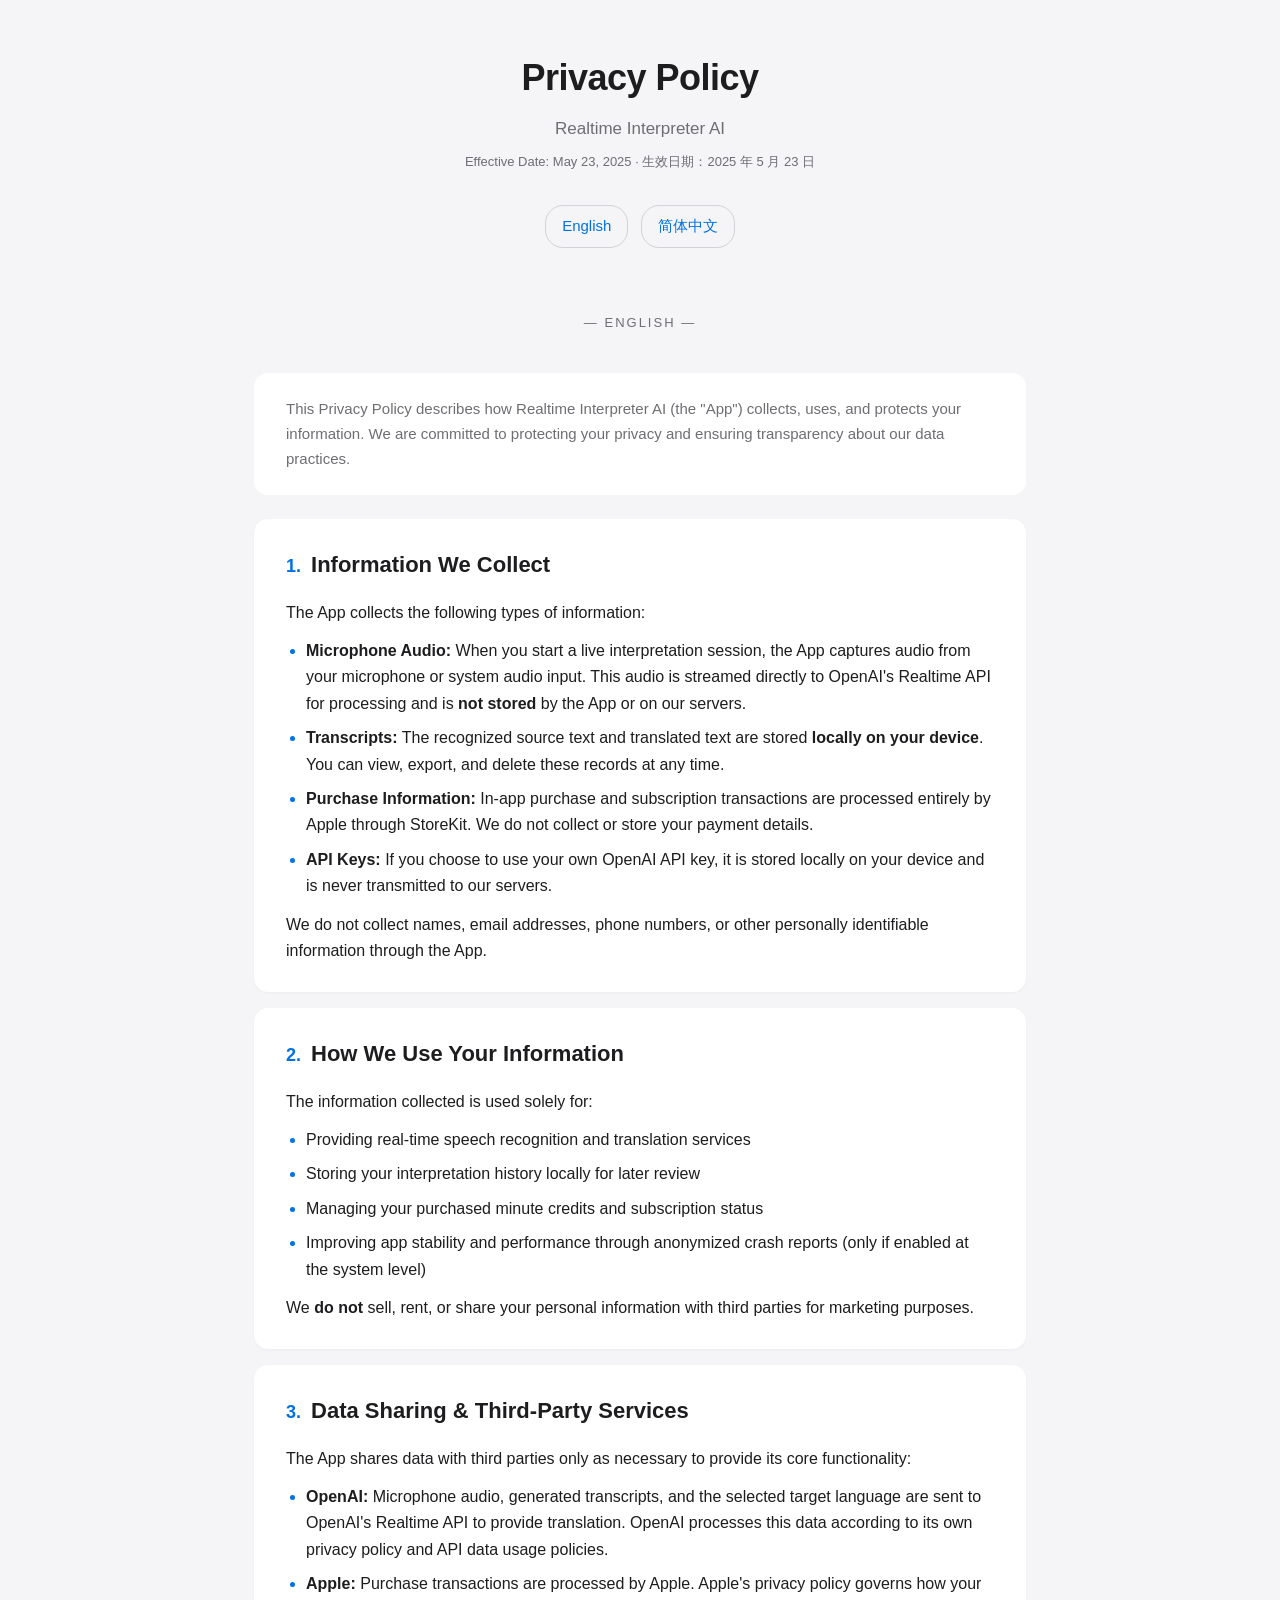
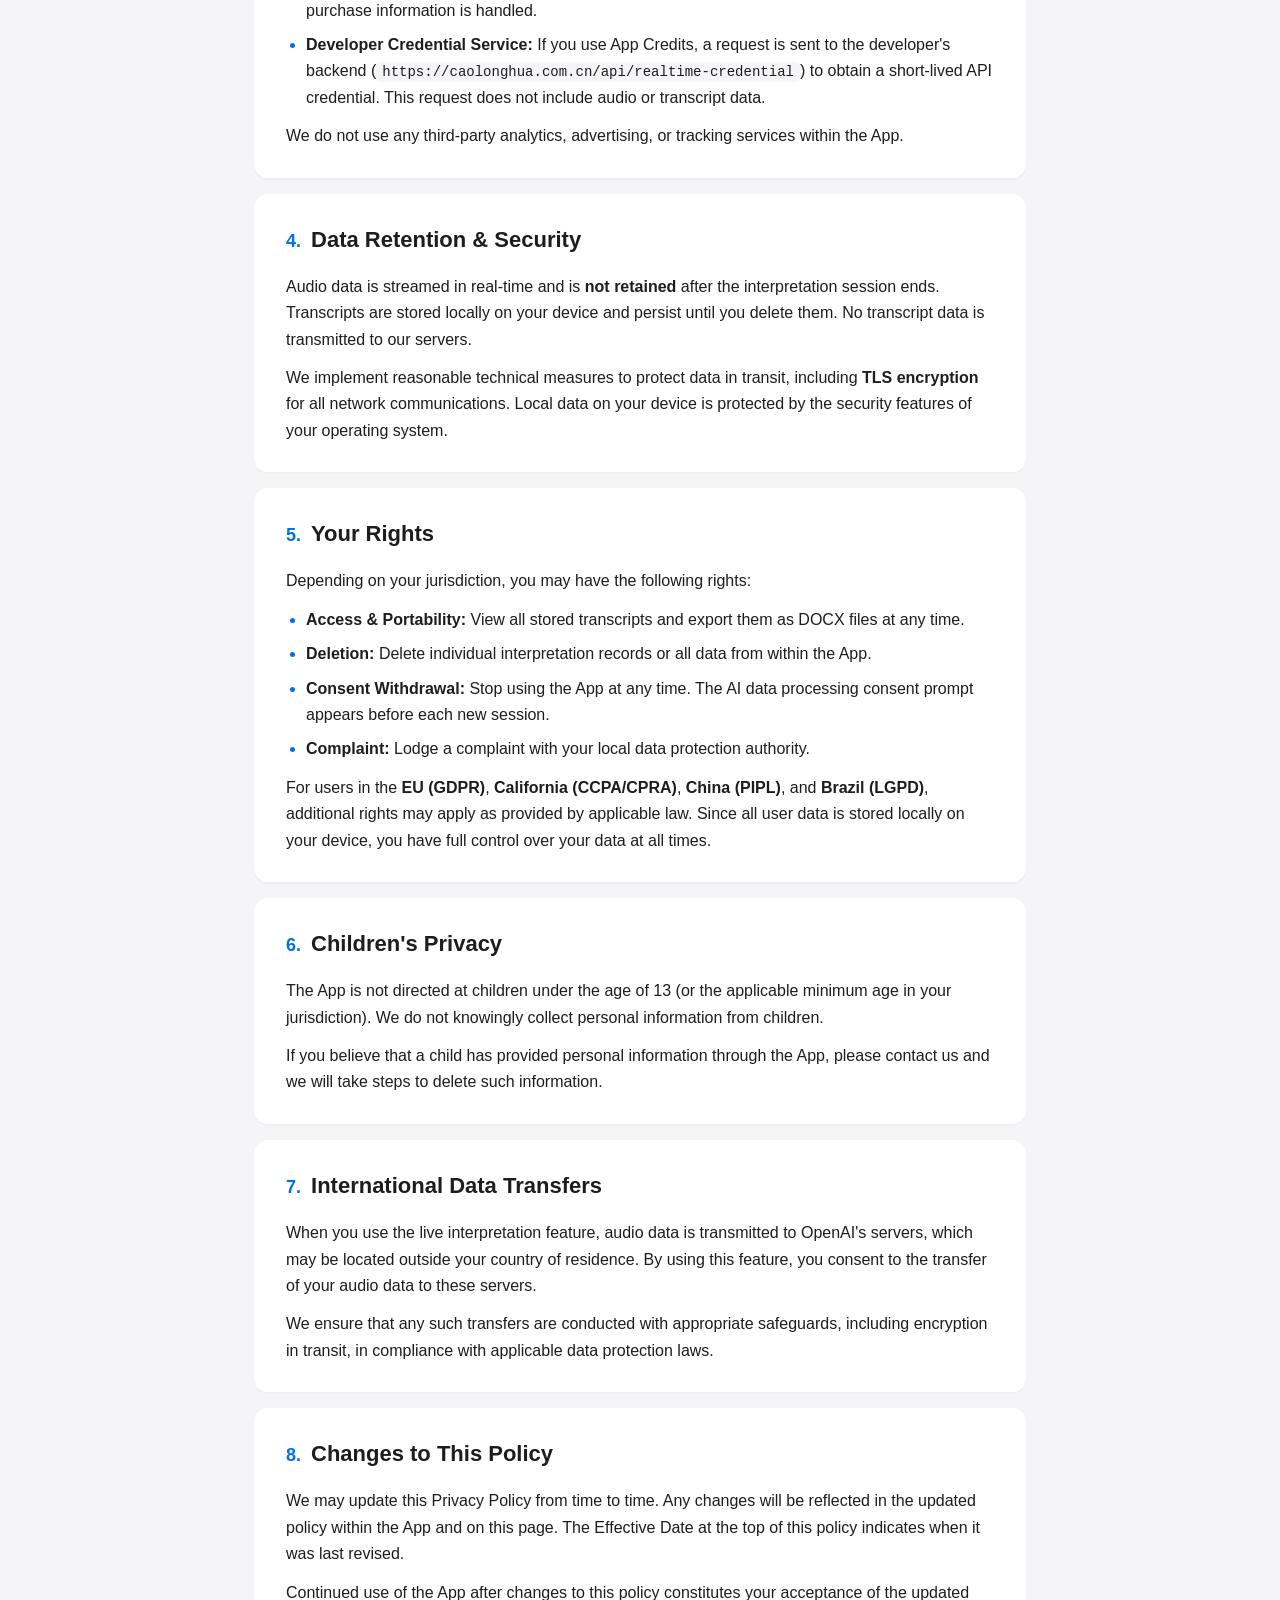
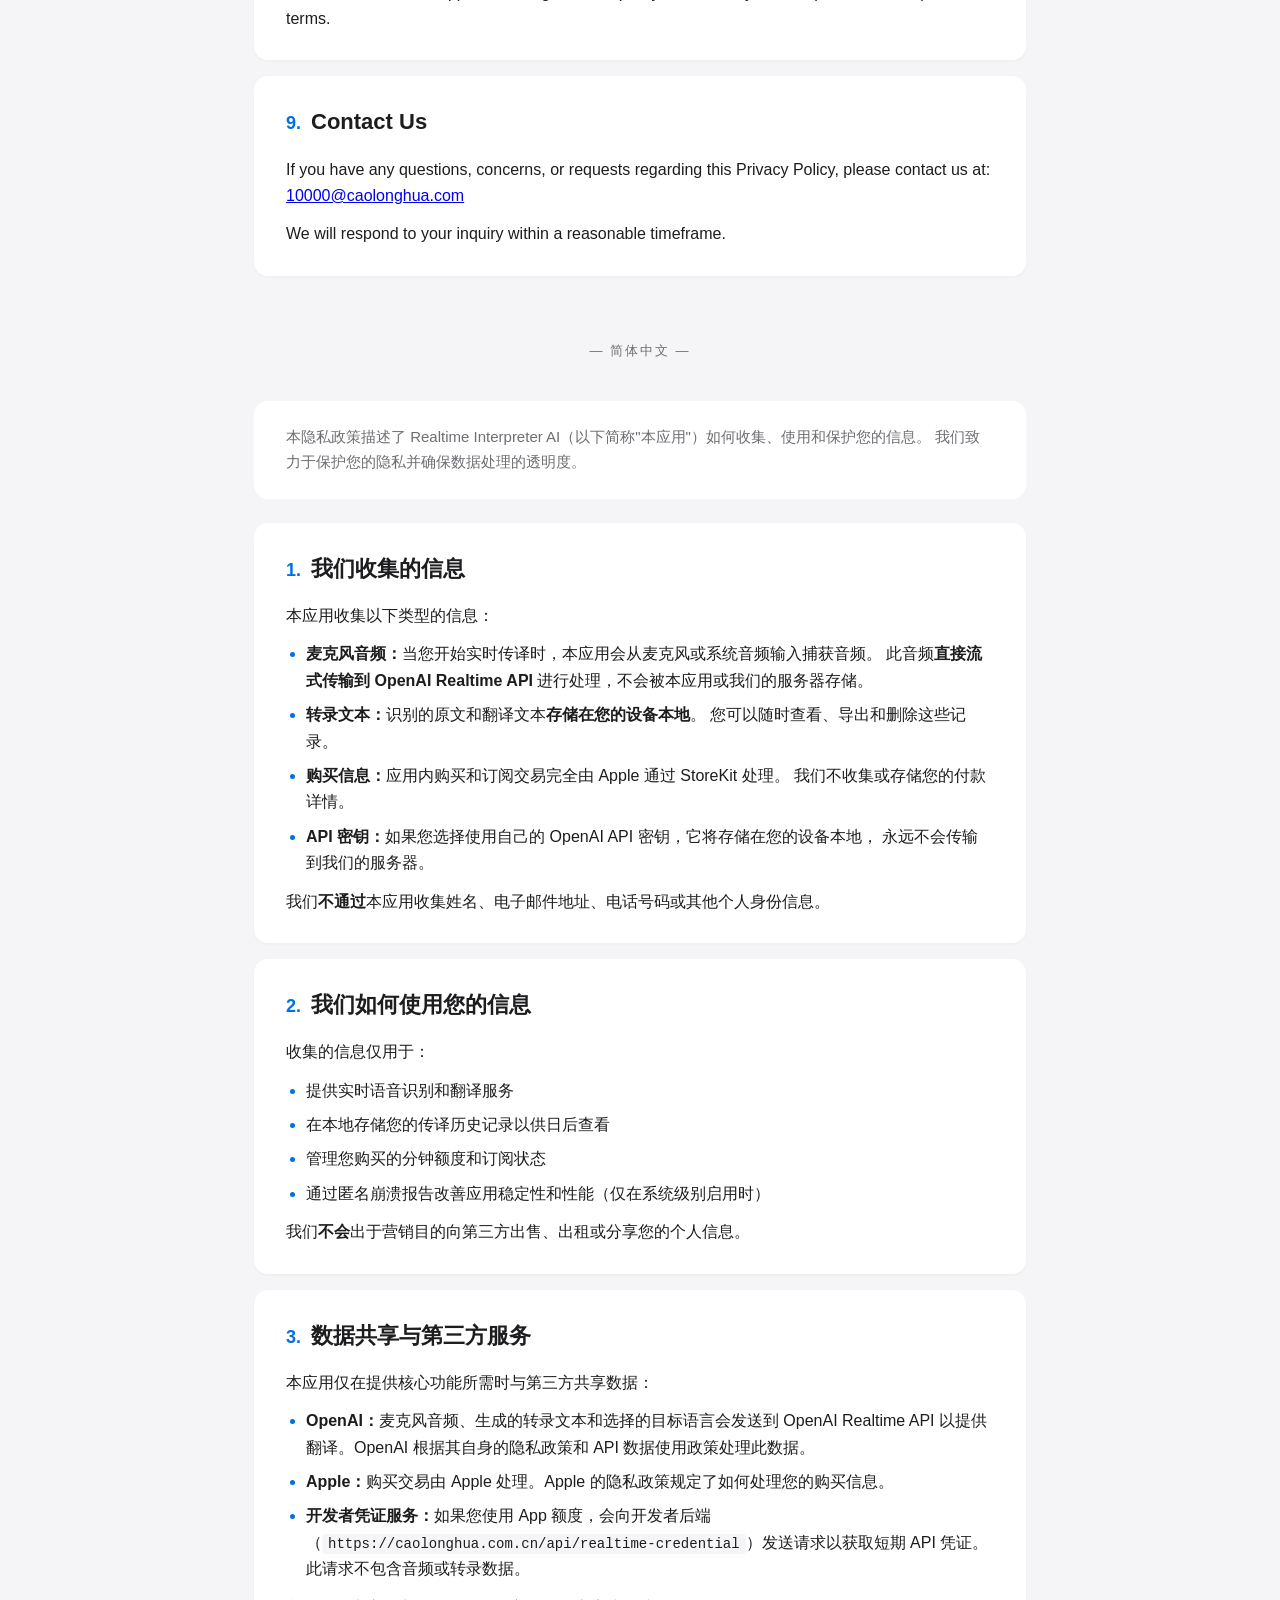
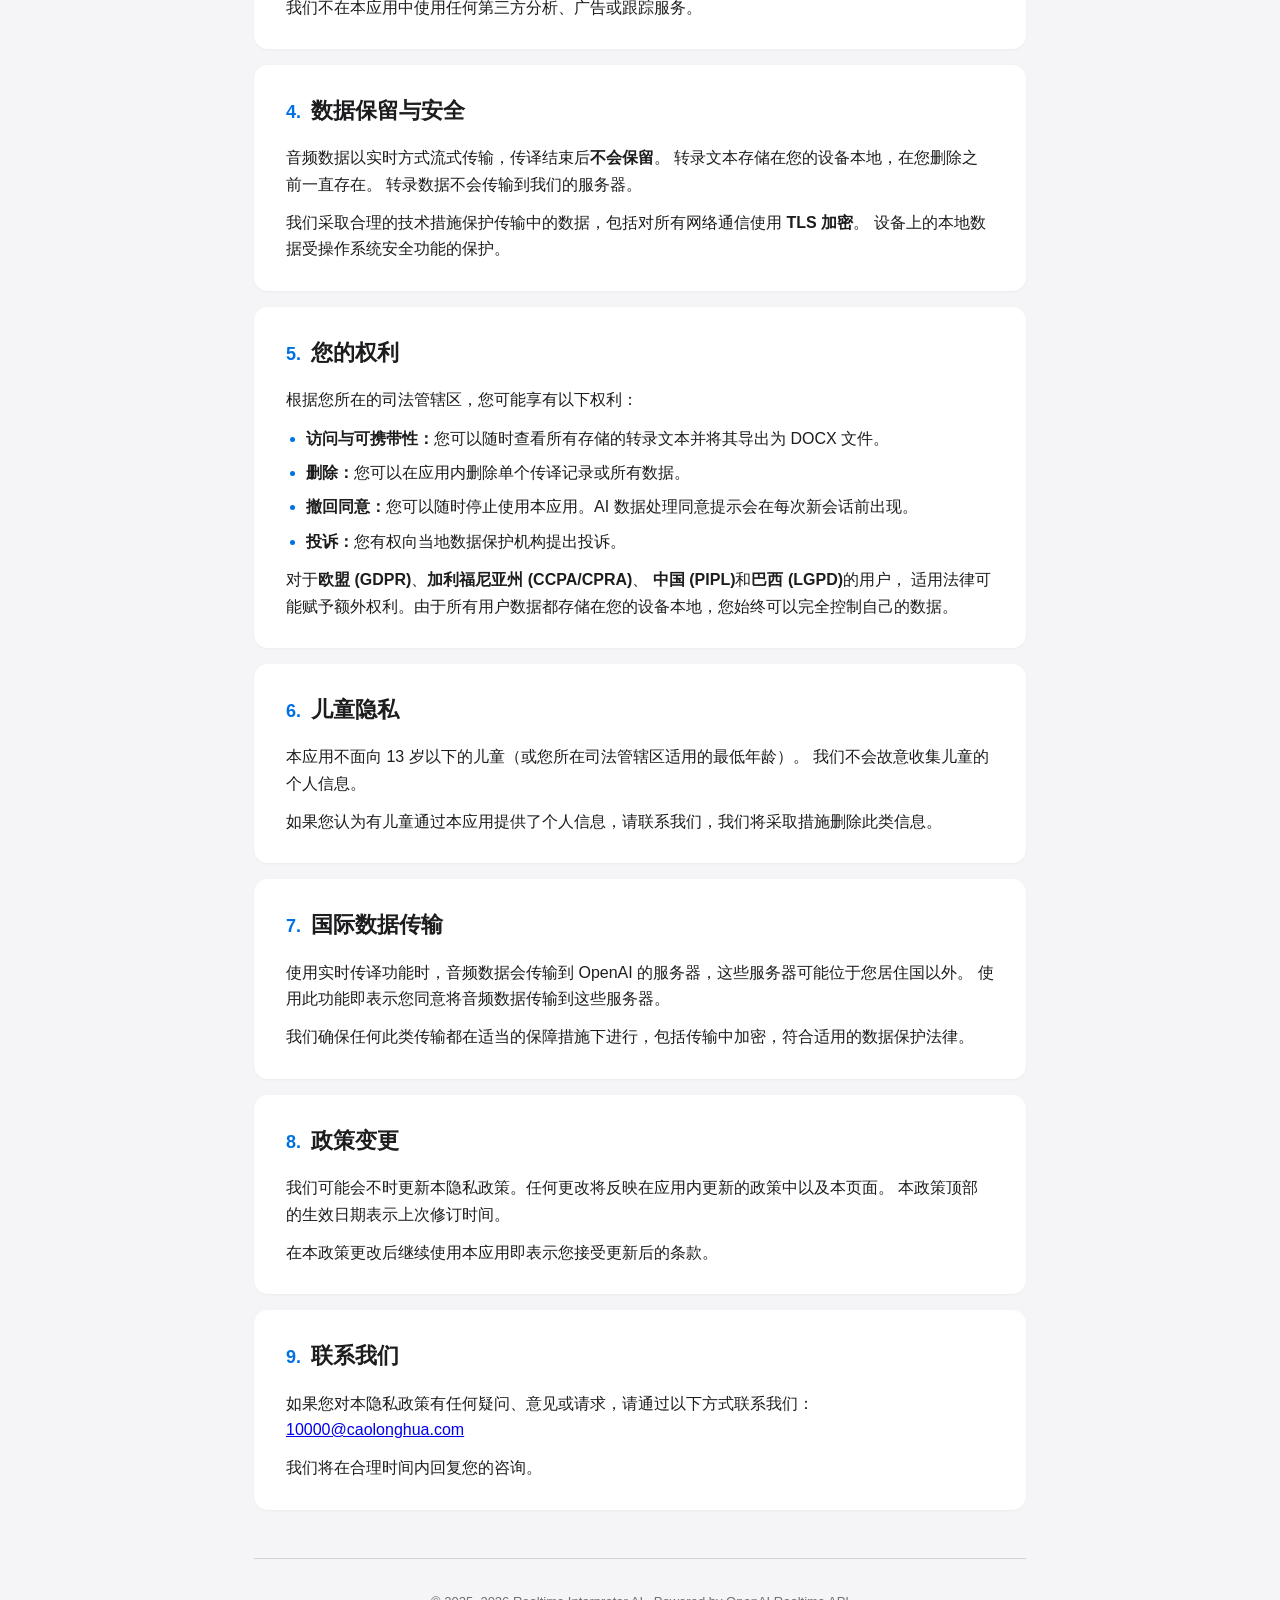
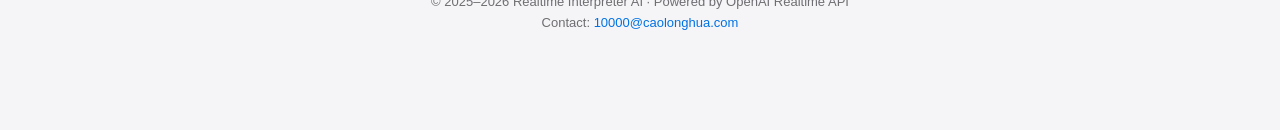
<file: privacy.html>
<!DOCTYPE html>
<html lang="zh-CN">
<head>
<meta charset="UTF-8">
<meta name="viewport" content="width=device-width, initial-scale=1, viewport-fit=cover">
<title>Privacy Policy — Realtime Interpreter AI</title>
<style>
  :root {
    --bg: #f5f5f7;
    --card: #ffffff;
    --text: #1d1d1f;
    --muted: #6e6e73;
    --accent: #0071e3;
    --border: #d2d2d7;
  }
  @media (prefers-color-scheme: dark) {
    :root {
      --bg: #000;
      --card: #1c1c1e;
      --text: #f5f5f7;
      --muted: #98989d;
      --accent: #0a84ff;
      --border: #38383a;
    }
  }
  * { box-sizing: border-box; }
  html, body {
    margin: 0;
    padding: 0;
    font-family: -apple-system, BlinkMacSystemFont, "SF Pro Text", "Helvetica Neue",
                 "PingFang SC", "Hiragino Sans GB", "Microsoft YaHei", sans-serif;
    color: var(--text);
    background: var(--bg);
    line-height: 1.65;
    -webkit-font-smoothing: antialiased;
    -moz-osx-font-smoothing: grayscale;
  }
  .wrap {
    max-width: 820px;
    margin: 0 auto;
    padding: 48px 24px 96px;
  }
  header {
    text-align: center;
    margin-bottom: 32px;
  }
  header h1 {
    font-size: 36px;
    font-weight: 700;
    margin: 0 0 8px;
    letter-spacing: -0.5px;
  }
  header .subtitle {
    color: var(--muted);
    font-size: 17px;
    margin: 0;
  }
  header .effective {
    color: var(--muted);
    font-size: 13px;
    margin-top: 8px;
  }
  .lang-switch {
    text-align: center;
    margin: 32px 0;
  }
  .lang-switch a {
    color: var(--accent);
    text-decoration: none;
    font-size: 15px;
    padding: 8px 16px;
    border: 1px solid var(--border);
    border-radius: 18px;
    margin: 0 4px;
    display: inline-block;
    transition: background 0.2s;
  }
  .lang-switch a:hover {
    background: var(--card);
  }
  section {
    background: var(--card);
    border-radius: 14px;
    padding: 28px 32px;
    margin-bottom: 16px;
    box-shadow: 0 1px 3px rgba(0,0,0,0.04);
  }
  section h2 {
    font-size: 22px;
    font-weight: 600;
    margin: 0 0 16px;
    color: var(--text);
    display: flex;
    align-items: baseline;
    gap: 10px;
  }
  section h2 .num {
    color: var(--accent);
    font-size: 18px;
    font-weight: 700;
  }
  section p {
    margin: 0 0 12px;
    font-size: 16px;
  }
  section p:last-child { margin-bottom: 0; }
  ul {
    margin: 12px 0;
    padding-left: 20px;
  }
  ul li {
    margin-bottom: 8px;
    font-size: 16px;
  }
  ul li::marker { color: var(--accent); }
  .intro {
    background: var(--card);
    padding: 24px 32px;
    border-radius: 14px;
    margin-bottom: 24px;
    color: var(--muted);
    font-size: 15px;
  }
  .divider {
    text-align: center;
    margin: 64px 0 40px;
    color: var(--muted);
    font-size: 13px;
    letter-spacing: 2px;
  }
  footer {
    margin-top: 48px;
    text-align: center;
    color: var(--muted);
    font-size: 13px;
    padding-top: 32px;
    border-top: 1px solid var(--border);
  }
  footer a { color: var(--accent); text-decoration: none; }
  code {
    background: var(--bg);
    padding: 2px 6px;
    border-radius: 4px;
    font-size: 14px;
    font-family: "SF Mono", Menlo, monospace;
  }
</style>
</head>
<body>
<div class="wrap">

  <header>
    <h1>Privacy Policy</h1>
    <p class="subtitle">Realtime Interpreter AI</p>
    <p class="effective">Effective Date: May 23, 2025 · 生效日期：2025 年 5 月 23 日</p>
  </header>

  <div class="lang-switch">
    <a href="#en">English</a>
    <a href="#zh">简体中文</a>
  </div>

  <!-- ============ English ============ -->
  <a id="en"></a>
  <div class="divider">— ENGLISH —</div>

  <div class="intro">
    This Privacy Policy describes how Realtime Interpreter AI (the "App") collects, uses, and
    protects your information. We are committed to protecting your privacy and ensuring
    transparency about our data practices.
  </div>

  <section>
    <h2><span class="num">1.</span> Information We Collect</h2>
    <p>The App collects the following types of information:</p>
    <ul>
      <li><strong>Microphone Audio:</strong> When you start a live interpretation session, the App
        captures audio from your microphone or system audio input. This audio is streamed
        directly to OpenAI's Realtime API for processing and is <strong>not stored</strong> by the App or on
        our servers.</li>
      <li><strong>Transcripts:</strong> The recognized source text and translated text are stored
        <strong>locally on your device</strong>. You can view, export, and delete these records at any time.</li>
      <li><strong>Purchase Information:</strong> In-app purchase and subscription transactions are
        processed entirely by Apple through StoreKit. We do not collect or store your payment
        details.</li>
      <li><strong>API Keys:</strong> If you choose to use your own OpenAI API key, it is stored locally
        on your device and is never transmitted to our servers.</li>
    </ul>
    <p>We do not collect names, email addresses, phone numbers, or other personally identifiable
       information through the App.</p>
  </section>

  <section>
    <h2><span class="num">2.</span> How We Use Your Information</h2>
    <p>The information collected is used solely for:</p>
    <ul>
      <li>Providing real-time speech recognition and translation services</li>
      <li>Storing your interpretation history locally for later review</li>
      <li>Managing your purchased minute credits and subscription status</li>
      <li>Improving app stability and performance through anonymized crash reports
          (only if enabled at the system level)</li>
    </ul>
    <p>We <strong>do not</strong> sell, rent, or share your personal information with third parties for
       marketing purposes.</p>
  </section>

  <section>
    <h2><span class="num">3.</span> Data Sharing &amp; Third-Party Services</h2>
    <p>The App shares data with third parties only as necessary to provide its core
       functionality:</p>
    <ul>
      <li><strong>OpenAI:</strong> Microphone audio, generated transcripts, and the selected target
        language are sent to OpenAI's Realtime API to provide translation. OpenAI processes this
        data according to its own privacy policy and API data usage policies.</li>
      <li><strong>Apple:</strong> Purchase transactions are processed by Apple. Apple's privacy policy
        governs how your purchase information is handled.</li>
      <li><strong>Developer Credential Service:</strong> If you use App Credits, a request is sent to the
        developer's backend (<code>https://caolonghua.com.cn/api/realtime-credential</code>) to obtain a
        short-lived API credential. This request does not include audio or transcript data.</li>
    </ul>
    <p>We do not use any third-party analytics, advertising, or tracking services within the App.</p>
  </section>

  <section>
    <h2><span class="num">4.</span> Data Retention &amp; Security</h2>
    <p>Audio data is streamed in real-time and is <strong>not retained</strong> after the interpretation
       session ends. Transcripts are stored locally on your device and persist until you delete
       them. No transcript data is transmitted to our servers.</p>
    <p>We implement reasonable technical measures to protect data in transit, including
       <strong>TLS encryption</strong> for all network communications. Local data on your device is protected
       by the security features of your operating system.</p>
  </section>

  <section>
    <h2><span class="num">5.</span> Your Rights</h2>
    <p>Depending on your jurisdiction, you may have the following rights:</p>
    <ul>
      <li><strong>Access &amp; Portability:</strong> View all stored transcripts and export them as DOCX
        files at any time.</li>
      <li><strong>Deletion:</strong> Delete individual interpretation records or all data from within the
        App.</li>
      <li><strong>Consent Withdrawal:</strong> Stop using the App at any time. The AI data processing
        consent prompt appears before each new session.</li>
      <li><strong>Complaint:</strong> Lodge a complaint with your local data protection authority.</li>
    </ul>
    <p>For users in the <strong>EU (GDPR)</strong>, <strong>California (CCPA/CPRA)</strong>, <strong>China (PIPL)</strong>, and
       <strong>Brazil (LGPD)</strong>, additional rights may apply as provided by applicable law. Since all
       user data is stored locally on your device, you have full control over your data at all
       times.</p>
  </section>

  <section>
    <h2><span class="num">6.</span> Children's Privacy</h2>
    <p>The App is not directed at children under the age of 13 (or the applicable minimum age in
       your jurisdiction). We do not knowingly collect personal information from children.</p>
    <p>If you believe that a child has provided personal information through the App, please
       contact us and we will take steps to delete such information.</p>
  </section>

  <section>
    <h2><span class="num">7.</span> International Data Transfers</h2>
    <p>When you use the live interpretation feature, audio data is transmitted to OpenAI's
       servers, which may be located outside your country of residence. By using this feature,
       you consent to the transfer of your audio data to these servers.</p>
    <p>We ensure that any such transfers are conducted with appropriate safeguards, including
       encryption in transit, in compliance with applicable data protection laws.</p>
  </section>

  <section>
    <h2><span class="num">8.</span> Changes to This Policy</h2>
    <p>We may update this Privacy Policy from time to time. Any changes will be reflected in the
       updated policy within the App and on this page. The Effective Date at the top of this
       policy indicates when it was last revised.</p>
    <p>Continued use of the App after changes to this policy constitutes your acceptance of the
       updated terms.</p>
  </section>

  <section>
    <h2><span class="num">9.</span> Contact Us</h2>
    <p>If you have any questions, concerns, or requests regarding this Privacy Policy, please
       contact us at: <a href="mailto:10000@caolonghua.com">10000@caolonghua.com</a></p>
    <p>We will respond to your inquiry within a reasonable timeframe.</p>
  </section>

  <!-- ============ Chinese ============ -->
  <a id="zh"></a>
  <div class="divider">— 简体中文 —</div>

  <div class="intro">
    本隐私政策描述了 Realtime Interpreter AI（以下简称"本应用"）如何收集、使用和保护您的信息。
    我们致力于保护您的隐私并确保数据处理的透明度。
  </div>

  <section>
    <h2><span class="num">1.</span> 我们收集的信息</h2>
    <p>本应用收集以下类型的信息：</p>
    <ul>
      <li><strong>麦克风音频：</strong>当您开始实时传译时，本应用会从麦克风或系统音频输入捕获音频。
        此音频<strong>直接流式传输到 OpenAI Realtime API</strong> 进行处理，不会被本应用或我们的服务器存储。</li>
      <li><strong>转录文本：</strong>识别的原文和翻译文本<strong>存储在您的设备本地</strong>。
        您可以随时查看、导出和删除这些记录。</li>
      <li><strong>购买信息：</strong>应用内购买和订阅交易完全由 Apple 通过 StoreKit 处理。
        我们不收集或存储您的付款详情。</li>
      <li><strong>API 密钥：</strong>如果您选择使用自己的 OpenAI API 密钥，它将存储在您的设备本地，
        永远不会传输到我们的服务器。</li>
    </ul>
    <p>我们<strong>不通过</strong>本应用收集姓名、电子邮件地址、电话号码或其他个人身份信息。</p>
  </section>

  <section>
    <h2><span class="num">2.</span> 我们如何使用您的信息</h2>
    <p>收集的信息仅用于：</p>
    <ul>
      <li>提供实时语音识别和翻译服务</li>
      <li>在本地存储您的传译历史记录以供日后查看</li>
      <li>管理您购买的分钟额度和订阅状态</li>
      <li>通过匿名崩溃报告改善应用稳定性和性能（仅在系统级别启用时）</li>
    </ul>
    <p>我们<strong>不会</strong>出于营销目的向第三方出售、出租或分享您的个人信息。</p>
  </section>

  <section>
    <h2><span class="num">3.</span> 数据共享与第三方服务</h2>
    <p>本应用仅在提供核心功能所需时与第三方共享数据：</p>
    <ul>
      <li><strong>OpenAI：</strong>麦克风音频、生成的转录文本和选择的目标语言会发送到
        OpenAI Realtime API 以提供翻译。OpenAI 根据其自身的隐私政策和 API 数据使用政策处理此数据。</li>
      <li><strong>Apple：</strong>购买交易由 Apple 处理。Apple 的隐私政策规定了如何处理您的购买信息。</li>
      <li><strong>开发者凭证服务：</strong>如果您使用 App 额度，会向开发者后端
        （<code>https://caolonghua.com.cn/api/realtime-credential</code>）发送请求以获取短期 API 凭证。
        此请求不包含音频或转录数据。</li>
    </ul>
    <p>我们不在本应用中使用任何第三方分析、广告或跟踪服务。</p>
  </section>

  <section>
    <h2><span class="num">4.</span> 数据保留与安全</h2>
    <p>音频数据以实时方式流式传输，传译结束后<strong>不会保留</strong>。
       转录文本存储在您的设备本地，在您删除之前一直存在。
       转录数据不会传输到我们的服务器。</p>
    <p>我们采取合理的技术措施保护传输中的数据，包括对所有网络通信使用 <strong>TLS 加密</strong>。
       设备上的本地数据受操作系统安全功能的保护。</p>
  </section>

  <section>
    <h2><span class="num">5.</span> 您的权利</h2>
    <p>根据您所在的司法管辖区，您可能享有以下权利：</p>
    <ul>
      <li><strong>访问与可携带性：</strong>您可以随时查看所有存储的转录文本并将其导出为 DOCX 文件。</li>
      <li><strong>删除：</strong>您可以在应用内删除单个传译记录或所有数据。</li>
      <li><strong>撤回同意：</strong>您可以随时停止使用本应用。AI 数据处理同意提示会在每次新会话前出现。</li>
      <li><strong>投诉：</strong>您有权向当地数据保护机构提出投诉。</li>
    </ul>
    <p>对于<strong>欧盟 (GDPR)</strong>、<strong>加利福尼亚州 (CCPA/CPRA)</strong>、
       <strong>中国 (PIPL)</strong>和<strong>巴西 (LGPD)</strong>的用户，
       适用法律可能赋予额外权利。由于所有用户数据都存储在您的设备本地，您始终可以完全控制自己的数据。</p>
  </section>

  <section>
    <h2><span class="num">6.</span> 儿童隐私</h2>
    <p>本应用不面向 13 岁以下的儿童（或您所在司法管辖区适用的最低年龄）。
       我们不会故意收集儿童的个人信息。</p>
    <p>如果您认为有儿童通过本应用提供了个人信息，请联系我们，我们将采取措施删除此类信息。</p>
  </section>

  <section>
    <h2><span class="num">7.</span> 国际数据传输</h2>
    <p>使用实时传译功能时，音频数据会传输到 OpenAI 的服务器，这些服务器可能位于您居住国以外。
       使用此功能即表示您同意将音频数据传输到这些服务器。</p>
    <p>我们确保任何此类传输都在适当的保障措施下进行，包括传输中加密，符合适用的数据保护法律。</p>
  </section>

  <section>
    <h2><span class="num">8.</span> 政策变更</h2>
    <p>我们可能会不时更新本隐私政策。任何更改将反映在应用内更新的政策中以及本页面。
       本政策顶部的生效日期表示上次修订时间。</p>
    <p>在本政策更改后继续使用本应用即表示您接受更新后的条款。</p>
  </section>

  <section>
    <h2><span class="num">9.</span> 联系我们</h2>
    <p>如果您对本隐私政策有任何疑问、意见或请求，请通过以下方式联系我们：
       <a href="mailto:10000@caolonghua.com">10000@caolonghua.com</a></p>
    <p>我们将在合理时间内回复您的咨询。</p>
  </section>

  <footer>
    © 2025–2026 Realtime Interpreter AI · Powered by OpenAI Realtime API<br>
    Contact: <a href="mailto:10000@caolonghua.com">10000@caolonghua.com</a>
  </footer>

</div>
</body>
</html>
</file>
